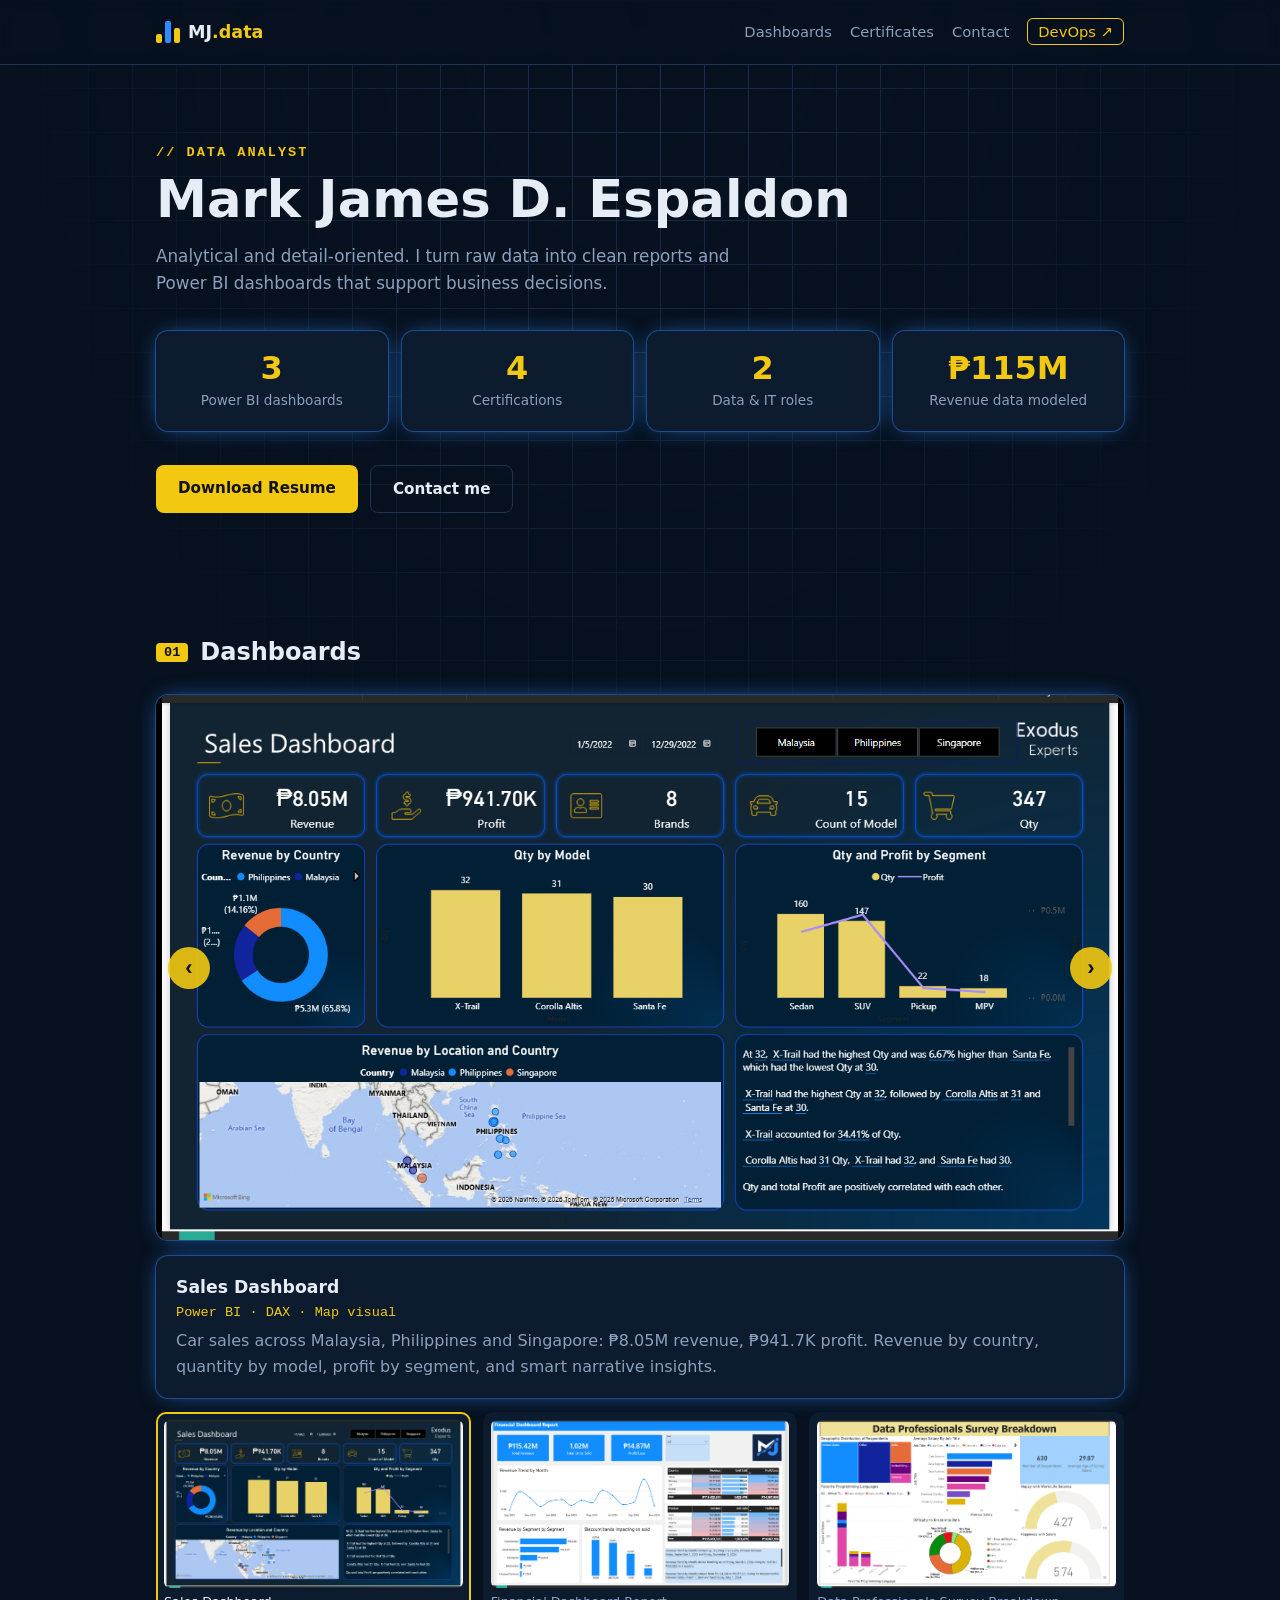
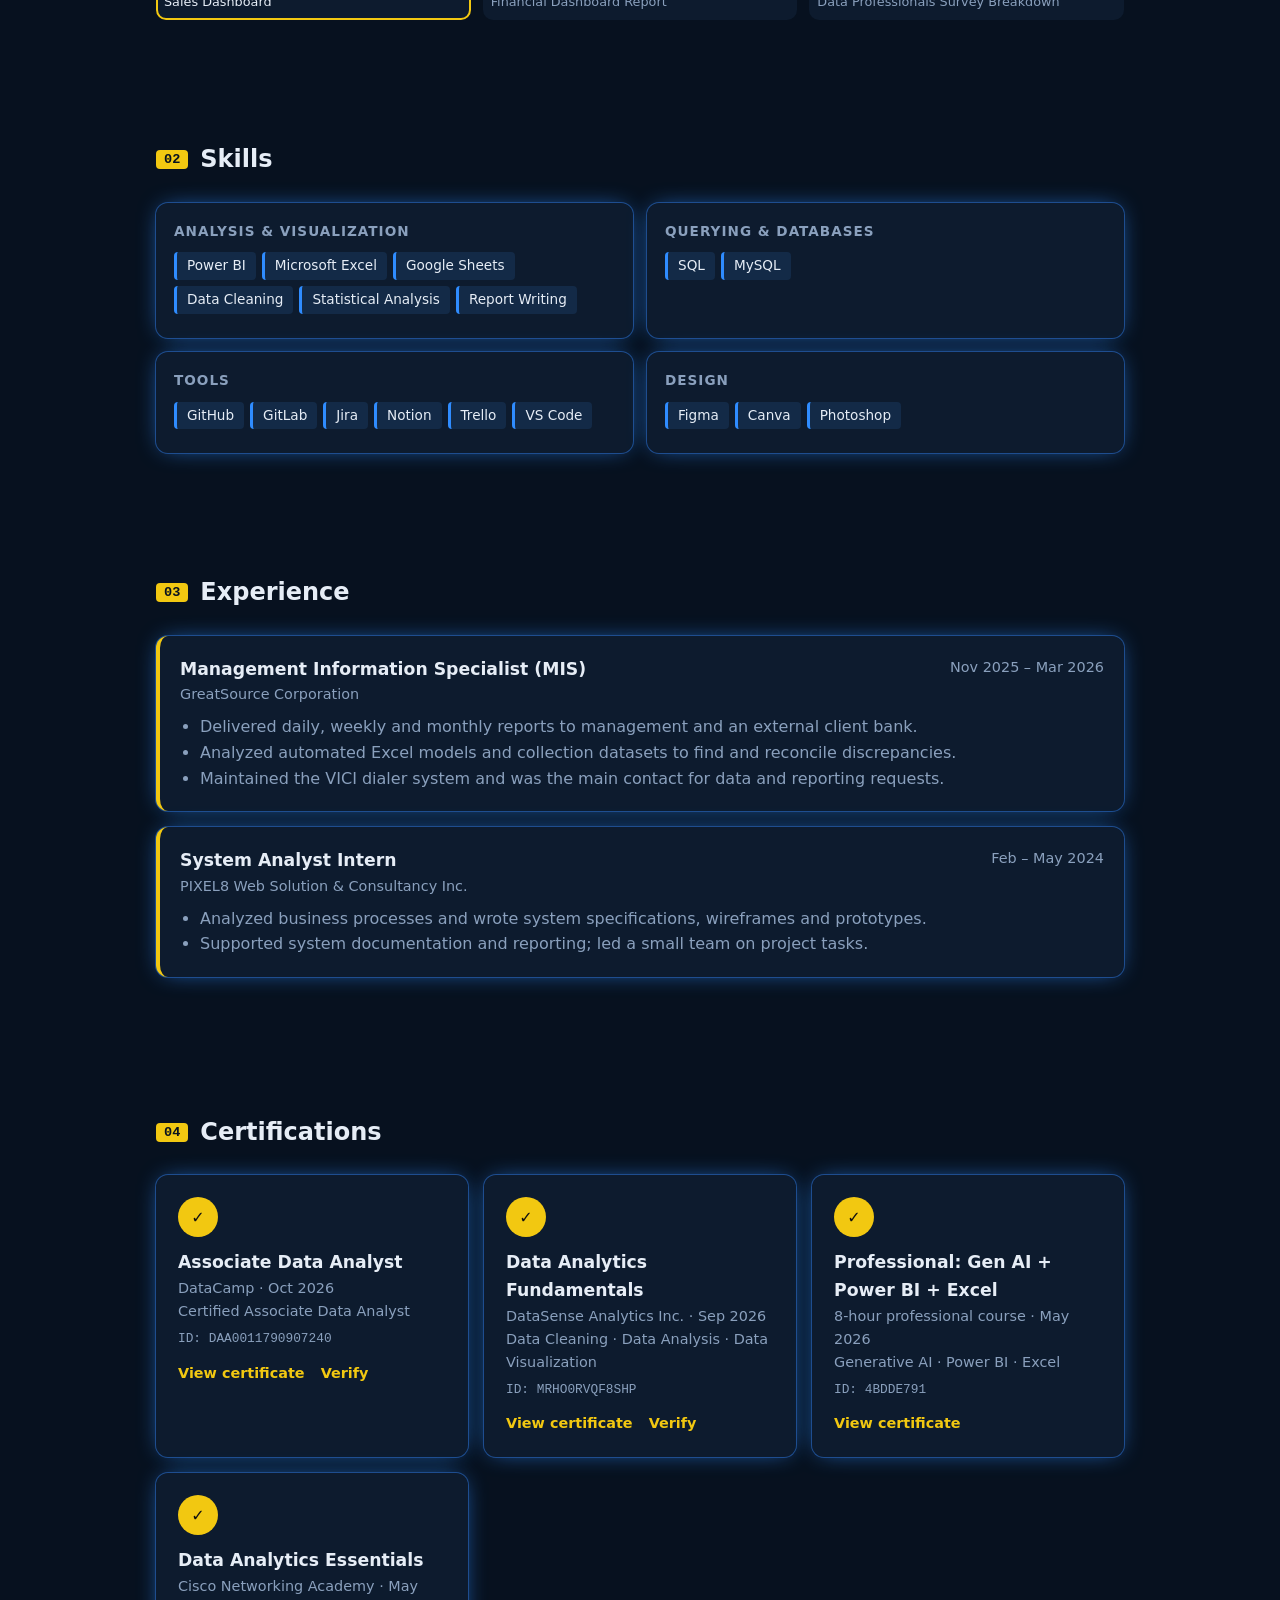
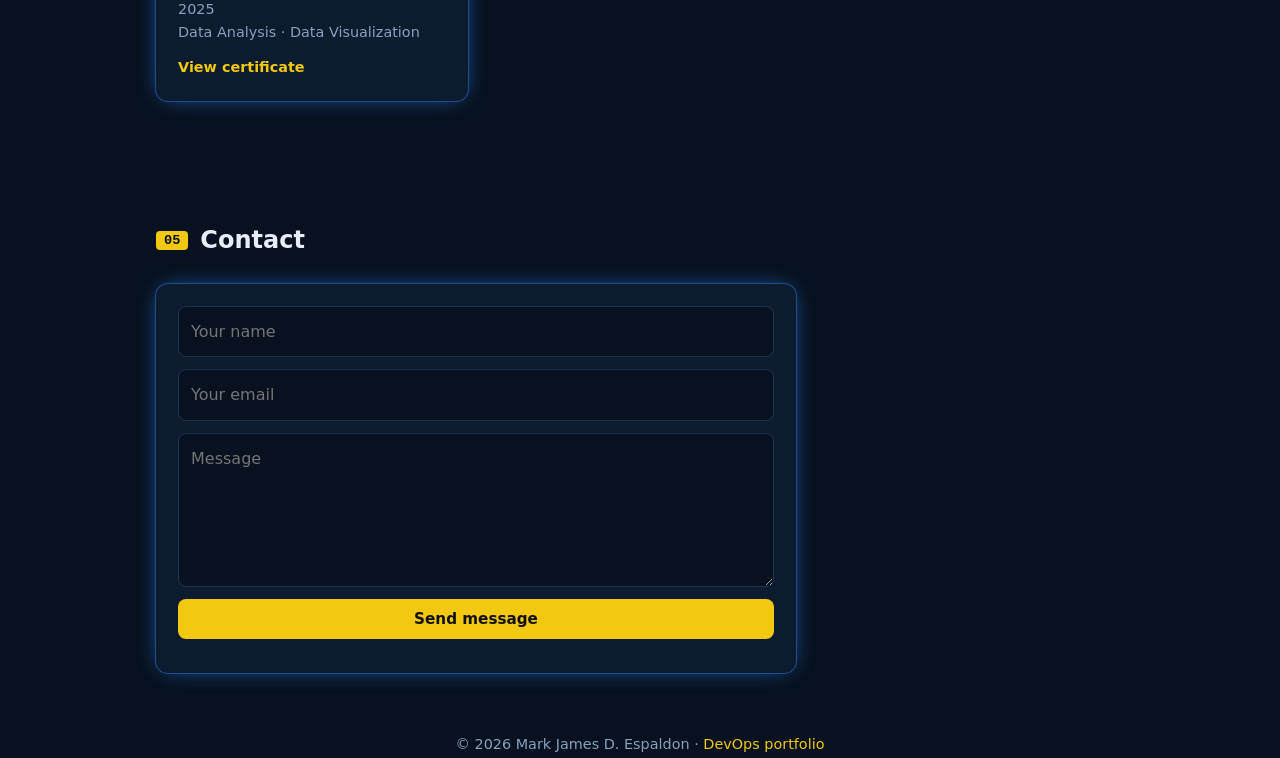
<file: analyst.html>
<!doctype html>
<html lang="en">
<head>
<meta charset="utf-8">
<meta name="viewport" content="width=device-width,initial-scale=1">
<title>Mark James Espaldon | Data Analyst</title>
<meta name="description" content="Data analyst portfolio of Mark James Espaldon: Power BI dashboards, Excel, SQL.">
<link rel="icon" href="assets/logo.svg" type="image/svg+xml">
<link rel="stylesheet" href="analyst.css">
</head>
<body>
<header class="top"><div class="wrap bar">
  <a href="#" class="brand"><span class="bars"><i></i><i></i><i></i></span><span>MJ<b>.data</b></span></a>
  <nav><a href="#dashboards">Dashboards</a><a href="#certs">Certificates</a><a href="#contact">Contact</a><a href="index.html" class="switch">DevOps ↗</a></nav>
</div></header>

<main class="wrap">
  <section class="hero">
    <p class="tag">// DATA ANALYST</p>
    <h1>Mark James D. Espaldon</h1>
    <p class="lead">Analytical and detail-oriented. I turn raw data into clean reports and Power BI dashboards that support business decisions.</p>
    <div class="kpis">
      <div><strong>3</strong><span>Power BI dashboards</span></div>
      <div><strong>4</strong><span>Certifications</span></div>
      <div><strong>2</strong><span>Data &amp; IT roles</span></div>
      <div><strong>₱115M</strong><span>Revenue data modeled</span></div>
    </div>
    <div class="btns">
      <a class="btn" href="assets/resume-analyst.pdf" download>Download Resume</a>
      <a class="btn line" href="#contact">Contact me</a>
    </div>
  </section>

  <section id="dashboards">
    <h2><span>01</span> Dashboards</h2>
    <div class="car">
      <div class="track" id="track"></div>
      <button class="nav-b prev" aria-label="Previous">‹</button><button class="nav-b next" aria-label="Next">›</button>
    </div>
    <div class="cap" id="cap"></div>
    <div class="thumbs" id="thumbs"></div>
  </section>

  <section>
    <h2><span>02</span> Skills</h2>
    <div class="skills" id="skills"></div>
  </section>

  <section>
    <h2><span>03</span> Experience</h2>
    <div id="exp"></div>
  </section>

  <section id="certs">
    <h2><span>04</span> Certifications</h2>
    <div class="certs" id="cert-list"></div>
  </section>

  <section id="contact">
    <h2><span>05</span> Contact</h2>
    <form id="form">
      <input name="name" placeholder="Your name" required>
      <input name="email" type="email" placeholder="Your email" required>
      <textarea name="message" rows="5" placeholder="Message" required></textarea>
      <button class="btn" type="submit">Send message</button>
      <p id="status"></p>
    </form>
  </section>
</main>
<footer class="wrap">© <span id="yr"></span> Mark James D. Espaldon · <a href="index.html">DevOps portfolio</a></footer>

<script src="data.js"></script>
<script src="analyst.js"></script>
</body>
</html>
</file>
<file: analyst.css>
:root{--bg:#07111f;--panel:#0d1b2e;--line:#1d3352;--fg:#e6edf6;--muted:#8aa0bd;--y:#f2c811;--b:#2f8cff;--glow:0 0 0 1px #1e4d8f,0 0 24px -8px #2f8cff}
*{box-sizing:border-box;margin:0}
html{scroll-behavior:smooth}
body{font:16px/1.6 "Segoe UI",system-ui,sans-serif;color:var(--fg);background:var(--bg);background-image:linear-gradient(var(--line) 1px,transparent 1px),linear-gradient(90deg,var(--line) 1px,transparent 1px);background-size:44px 44px;background-attachment:fixed}
body:before{content:"";position:fixed;inset:0;background:radial-gradient(ellipse at top,transparent 0,var(--bg) 70%);z-index:-1}
.wrap{max-width:1000px;margin:auto;padding:0 16px}
a{color:var(--y);text-decoration:none}
.top{position:sticky;top:0;z-index:9;background:rgba(7,17,31,.85);backdrop-filter:blur(8px);border-bottom:1px solid var(--line)}
.bar{display:flex;justify-content:space-between;align-items:center;height:64px}
.brand{display:flex;align-items:center;gap:8px;font-weight:800;color:var(--fg);font-size:1.1rem}
.brand b{color:var(--y)}
.bars{display:flex;align-items:flex-end;gap:3px;height:22px}
.bars i{width:6px;background:var(--y);border-radius:2px}
.bars i:nth-child(1){height:40%}.bars i:nth-child(2){height:100%;background:var(--b)}.bars i:nth-child(3){height:70%}
nav a{margin-left:18px;color:var(--muted);font-size:.92rem}
nav a:hover{color:var(--fg)}
nav .switch{color:var(--y);border:1px solid var(--y);padding:4px 10px;border-radius:6px}
section{padding:60px 0}
.hero{padding-top:80px}
.tag{font:600 .85rem Consolas,monospace;color:var(--y);letter-spacing:2px}
h1{font-size:clamp(2rem,6vw,3.2rem);line-height:1.15;margin:10px 0 14px}
.lead{max-width:620px;color:var(--muted);font-size:1.05rem}
h2{font-size:1.5rem;margin-bottom:24px;display:flex;align-items:center;gap:12px}
h2 span{font:700 .85rem Consolas,monospace;color:var(--bg);background:var(--y);padding:2px 8px;border-radius:4px}
h3{font-size:1.08rem}
.kpis{display:grid;grid-template-columns:repeat(4,1fr);gap:14px;margin:34px 0}
.kpis div,.sk,.job,.cert,.cap,form{background:var(--panel);border-radius:12px;box-shadow:var(--glow)}
.kpis div{padding:18px;text-align:center}
.kpis strong{display:block;font-size:2rem;color:var(--y);line-height:1.2}
.kpis span{font-size:.85rem;color:var(--muted)}
.btns{display:flex;flex-wrap:wrap;gap:12px}
.btn{display:inline-block;padding:11px 22px;border-radius:8px;background:var(--y);color:#111;font-weight:700;border:0;font-family:inherit;font-size:.95rem;cursor:pointer}
.btn.line{background:none;color:var(--fg);border:1px solid var(--line)}
.car{position:relative;border-radius:12px;overflow:hidden;box-shadow:var(--glow);background:#000}
.track{display:flex;transition:transform .5s ease}
.slide{min-width:100%;aspect-ratio:16/9}
.slide img{width:100%;height:100%;object-fit:contain;display:block}
.nav-b{position:absolute;top:50%;transform:translateY(-50%);width:42px;height:42px;border-radius:50%;border:0;background:var(--y);color:#111;font-size:22px;font-weight:700;cursor:pointer;opacity:.9}
.prev{left:12px}.next{right:12px}
.cap{margin-top:16px;padding:18px 20px}
.cap .tools{font:.85rem Consolas,monospace;color:var(--y);margin:4px 0 8px}
.cap p:last-child{color:var(--muted)}
.thumbs{display:grid;grid-template-columns:repeat(3,1fr);gap:12px;margin-top:14px}
.thumbs button{background:var(--panel);border:2px solid transparent;border-radius:10px;padding:6px;cursor:pointer;color:var(--muted);font:inherit;font-size:.8rem;text-align:left}
.thumbs img{width:100%;aspect-ratio:16/9;object-fit:cover;border-radius:6px;display:block;margin-bottom:4px}
.thumbs .on{border-color:var(--y);color:var(--fg)}
.skills{display:grid;grid-template-columns:repeat(2,1fr);gap:14px}
.sk{padding:18px}
.sk h4{font-size:.85rem;color:var(--muted);text-transform:uppercase;letter-spacing:1px;margin-bottom:10px}
.sk span{display:inline-block;margin:0 6px 6px 0;padding:3px 10px;border-radius:4px;background:#132a47;border-left:3px solid var(--b);font-size:.85rem}
.job{padding:20px;margin-bottom:16px;border-left:4px solid var(--y)}
.row{display:flex;justify-content:space-between;gap:10px;flex-wrap:wrap}
.row span,.org{color:var(--muted);font-size:.9rem}
.job ul{padding-left:20px;margin-top:8px;color:var(--muted)}
.certs{display:grid;grid-template-columns:repeat(auto-fit,minmax(260px,1fr));gap:16px}
.cert{padding:22px;position:relative}
.badge{width:40px;height:40px;border-radius:50%;background:var(--y);color:#111;display:grid;place-items:center;font-weight:800;margin-bottom:12px}
.cert p{font-size:.9rem;color:var(--muted)}
.cid{font-family:Consolas,monospace;font-size:.8rem!important;margin-top:6px}
.cert .links{margin-top:12px;display:flex;gap:16px;font-weight:600;font-size:.9rem}
form{display:grid;gap:12px;padding:22px;max-width:640px}
input,textarea{font:inherit;padding:12px;border-radius:8px;border:1px solid var(--line);background:var(--bg);color:var(--fg)}
input:focus,textarea:focus{outline:2px solid var(--y);border-color:transparent}
#status{color:var(--muted)}
footer{padding:30px 16px;color:var(--muted);font-size:.9rem;text-align:center}
@media (max-width:700px){.kpis{grid-template-columns:repeat(2,1fr)}.skills,.certs{grid-template-columns:1fr}nav a:not(.switch){display:none}.nav-b{width:34px;height:34px;font-size:18px}.thumbs span{display:none}section{padding:44px 0}}
</file>
